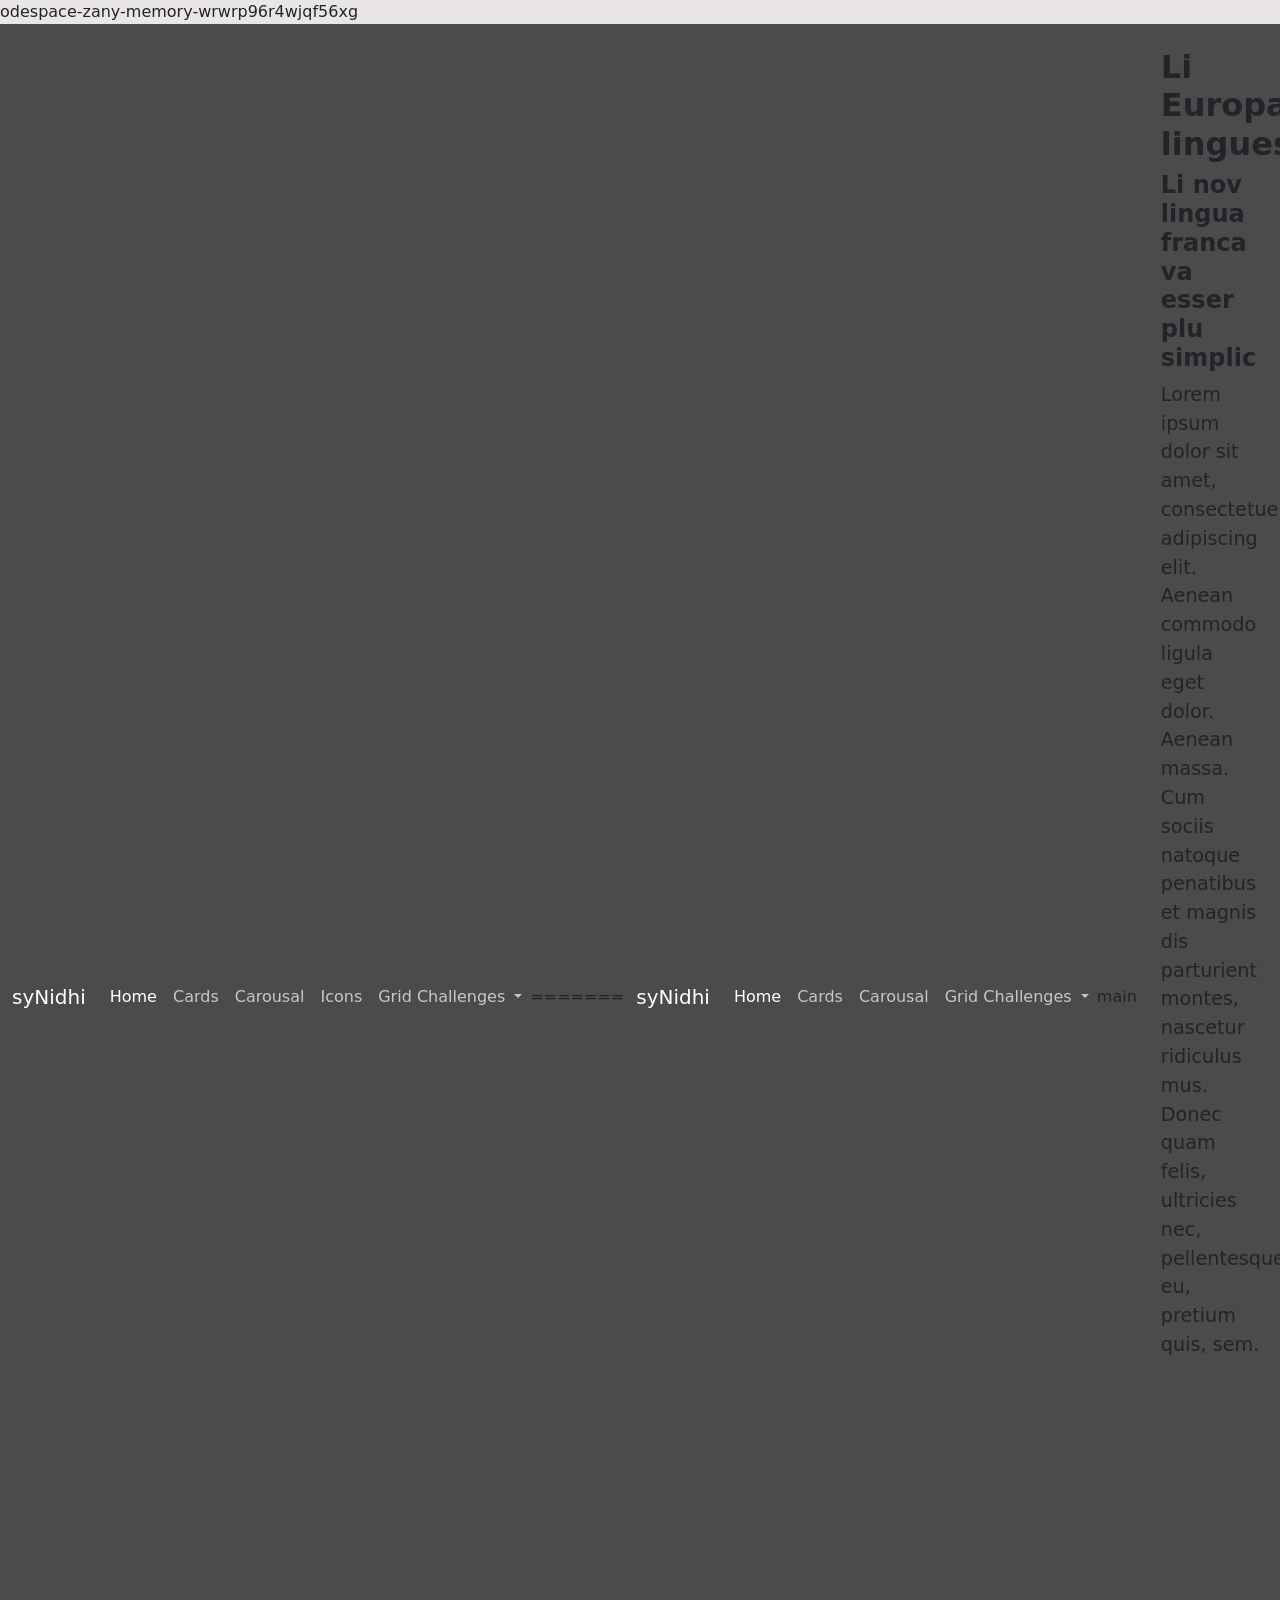
<file: index.html>
<!doctype html>
<html lang="en">

odespace-zany-memory-wrwrp96r4wjqf56xg
  <body>
    <nav class="navbar navbar-expand-lg bg-body-tertiary sticky-top">
  <div class="container-fluid">
    <a class="navbar-brand" href="#">syNidhi</a>
    <button class="navbar-toggler" type="button" data-bs-toggle="collapse" data-bs-target="#navbarNavDropdown" aria-controls="navbarNavDropdown" aria-expanded="false" aria-label="Toggle navigation">
      <span class="navbar-toggler-icon"></span>
    </button>
    <div class="collapse navbar-collapse" id="navbarNavDropdown">
      <ul class="navbar-nav">
        <li class="nav-item">
          <a class="nav-link active" aria-current="page" href="#">Home</a>
        </li>
        <li class="nav-item">
          <a class="nav-link" href="subPages/cards.html">Cards</a>
        </li>
        <li class="nav-item">
          <a class="nav-link" href="subPages/carousal.html">Carousal</a>
        </li>
        <li class="nav-item">
          <a class="nav-link" href="subPages/icons.html">Icons</a>
        </li>
        <li class="nav-item dropdown">
          <a class="nav-link dropdown-toggle" href="#" role="button" data-bs-toggle="dropdown" aria-expanded="false">
            Grid Challenges
          </a>
          <ul class="dropdown-menu">
            <li> <a class="dropdown-item" href="gridChallenges/gridChallenge-1.html">Grid Challenge 1</a> </li>
            <li> <a class="dropdown-item" href="gridChallenges/gridChallenge-2.html">Grid Challenge 2</a> </li>
            <li> <a class="dropdown-item" href="gridChallenges/gridChallenge-3.html">Grid Challenge 3</a> </li>
          </ul>
        </li>
      </ul>
=======
<head>
  <meta charset="utf-8">
  <meta name="viewport" content="width=device-width, initial-scale=1">
  <title>Nidhi Bootstrap Homework</title>
  <!-- CSS stylesheets -->
  <link href="https://cdn.jsdelivr.net/npm/bootstrap@5.3.8/dist/css/bootstrap.min.css" rel="stylesheet"
    integrity="sha384-sRIl4kxILFvY47J16cr9ZwB07vP4J8+LH7qKQnuqkuIAvNWLzeN8tE5YBujZqJLB" crossorigin="anonymous">
  <link rel="stylesheet" href="css/homework.css">
  <!-- Google Fonts -->
</head>

<body>
  <nav class="navbar navbar-expand-lg bg-body-tertiary sticky-top">
    <div class="container-fluid">
      <a class="navbar-brand" href="#">syNidhi</a>
      <button class="navbar-toggler" type="button" data-bs-toggle="collapse" data-bs-target="#navbarNavDropdown"
        aria-controls="navbarNavDropdown" aria-expanded="false" aria-label="Toggle navigation">
        <span class="navbar-toggler-icon"></span>
      </button>
      <div class="collapse navbar-collapse" id="navbarNavDropdown">
        <ul class="navbar-nav">
          <li class="nav-item">
            <a class="nav-link active" aria-current="page" href="#">Home</a>
          </li>
          <li class="nav-item">
            <a class="nav-link" href="subPages/cards.html">Cards</a>
          </li>
          <li class="nav-item">
            <a class="nav-link" href="subPages/carousal.html">Carousal</a>
          </li>
          <li class="nav-item dropdown">
            <a class="nav-link dropdown-toggle" href="#" role="button" data-bs-toggle="dropdown" aria-expanded="false">
              Grid Challenges
            </a>
            <ul class="dropdown-menu">
              <li> <a class="dropdown-item" href="gridChallenges/gridChallenge-1.html">Grid Challenge 1</a> </li>
              <li> <a class="dropdown-item" href="gridChallenges/gridChallenge-2.html">Grid Challenge 2</a> </li>
              <li> <a class="dropdown-item" href="gridChallenges/gridChallenge-3.html">Grid Challenge 3</a> </li>
            </ul>
          </li>
        </ul>
      </div>
main
    </div>
  </nav>


  <div class="container-lg">
    <div class="row pt-3">
      <div class="col-lg-6 col-sm-12">
        <h1>Li Europan lingues</h1>
        <h2>Li nov lingua franca va esser plu simplic</h2>
        <p>
          Lorem ipsum dolor sit amet, consectetuer adipiscing elit. Aenean commodo ligula eget dolor. Aenean massa. Cum
          sociis natoque penatibus et magnis dis parturient montes, nascetur ridiculus mus. Donec quam felis, ultricies
          nec, pellentesque eu, pretium quis, sem.
        </p>
      </div>
      <div class="col-lg-6 col-sm-12">
        <h1>Consonantia</h1>
        <h2>Omnicos directe al desirabilite de un nov lingua franca</h2>
        <p>
          Nulla consequat massa quis enim. Donec pede justo, fringilla vel, aliquet nec, vulputate eget, arcu. In enim
          justo, rhoncus ut, imperdiet a, venenatis vitae, justo. Nullam dictum felis eu pede mollis pretium. Integer
          tincidunt. Cras dapibus. Vivamus elementum semper nisi. Aenean vulputate eleifend tellus. Aenean leo ligula,
          porttitor eu, consequat vitae, eleifend ac, enim. Aliquam lorem ante, dapibus in, viverra quis, feugiat a.
        </p>
      </div>

    </div> <!-- Close row 1 -->
  </div> <!-- Close container-lg -->

  <footer class="footer-cy py-3 mx-5 border-top border-3">
    <p>
      copywrite Syamantaka Nidhi | <strong> Last Updated was on 13th April 2026 </strong> | email = samirich@depaul.edu
    </p>
  </footer>

  <script src="https://cdn.jsdelivr.net/npm/bootstrap@5.3.8/dist/js/bootstrap.bundle.min.js" integrity="sha384-..."
    crossorigin="anonymous"></script>
</body>

</html>
</file>
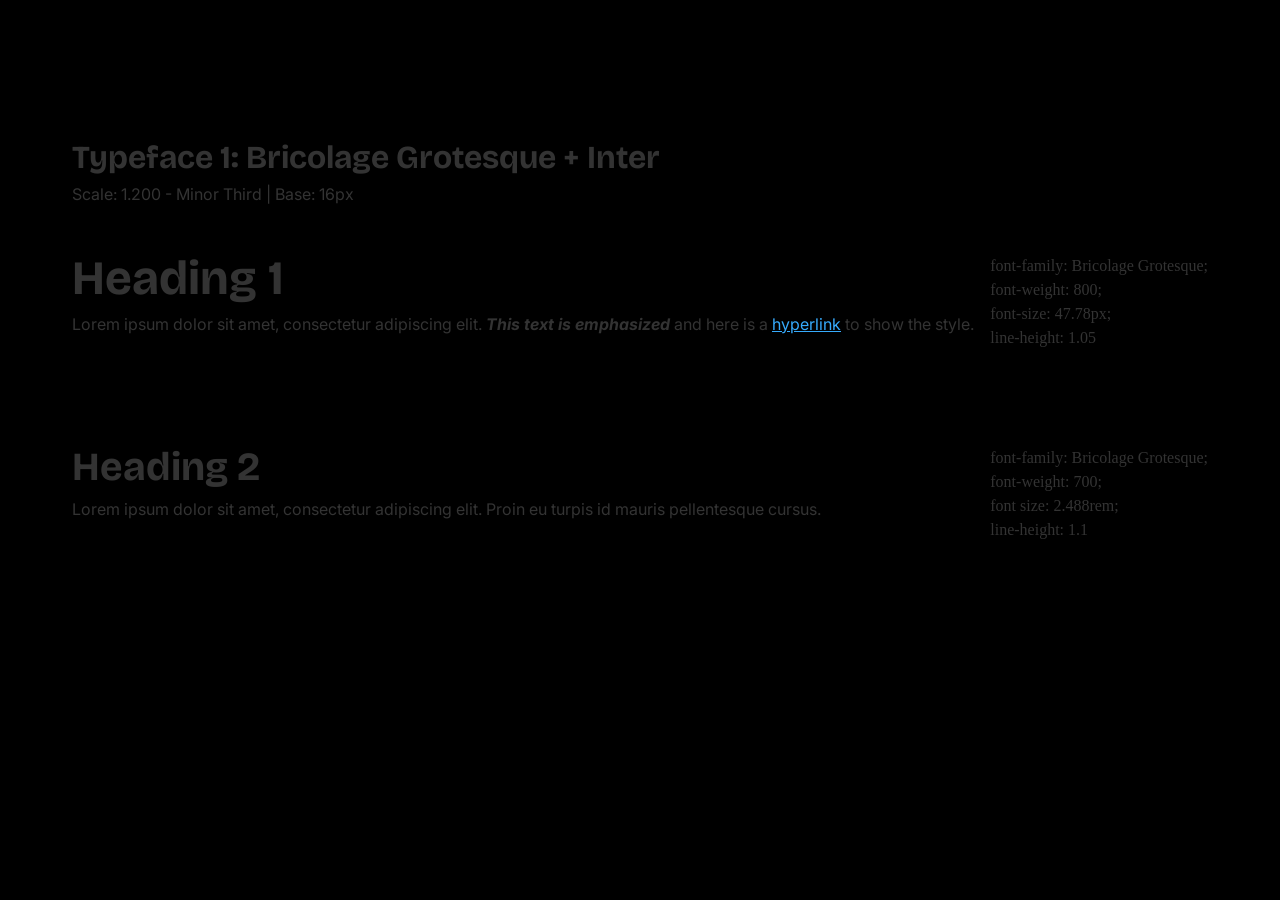
<file: pair1.html>
<!-- <!DOCTYPE html>
<html lang="en">
<head>
    <link rel="stylesheet" href="/css/style.css">
    <style>
        h1 { font-family: var(--font-heading-2); font-size: 2.5rem; }
        p { font-family: var(--font-body-2); }
    </style>
</head>
<body>
    <nav>
        <a href="/index.html" class="logo-link">
            <div class="logo" style="color: white;">ASNIDHI</div>
        </a>
        <ul class="nav-links">
            <li><a href="#">Pairing 1</a></li>
            <li><a href="/TypeHierarchies/Pair2.html">Pairing 2</a></li>
            <li><a href="/TypeHierarchies/Pair3.html">Pairing 3</a></li>
        </ul>
    </nav>
    <main>
        <section class="placeholder-section">
            <h1>Heading Placeholder (Pairing 1)</h1>
            <p>Body text placeholder for Modern Geometric pairing.</p>
        </section>
    </main>
    </body>
</html> -->

<!-- <!DOCTYPE html>
<html lang="en">
<head>
    <link rel="stylesheet" href="/css/style.css">
    <link href="https://fonts.googleapis.com/css2?family=Bricolage+Grotesque:wght@700&family=Inter:wght@400;700&display=swap" rel="stylesheet">
    <style>
        .h1, .h2, .h3, .h4, .h5, .h6 { font-family: 'Bricolage Grotesque', sans-serif; }
        .p, .type-example p, .hyperlink { font-family: 'Inter', sans-serif; }
    </style>
</head>
<body>
    <nav>
        <a href="/index.html" class="logo-link">ASNIDHI</a>
        <ul class="nav-links">
            <li><a href="#">Bricolage & Inter</a></li>
            <li><a href="/TypeHierarchies/Pair2.html">Playfair & Montserrat</a></li>
            <li><a href="/TypeHierarchies/Pair3.html">Courier & Nunito</a></li>
        </ul>
    </nav>
    <main>
        <div class="pairing-header">
            <h1 class="p1-h1">Bricolage Grotesque & Inter</h1>
            <p class="p">Scale: 1.2000 Minor Third | Base: 16px</p>
        </div>

        <div class="type-row">
            <div class="type-example">
                <h1 class="p1-h1">Heading 1</h1>
                <p class="p">Lorem ipsum dolor sit amet. <span class="emphasized">Emphasized text</span> and a <a href="#" class="hyperlink">hyperlink</a>.</p>
            </div>
            <div class="type-metadata">
                font-family: 'Bricolage Grotesque';<br>font-size: 47.78px / 2.986rem;<br>weight: 700;
            </div>
        </div>

        <div class="type-row">
            <div class="type-example">
                <h2 class="p1-h2">Heading 2</h2>
                <p class="p">Lorem ipsum dolor sit amet consectetur.</p>
            </div>
            <div class="type-metadata">
                font-family: 'Bricolage Grotesque';<br>font-size: 39.81px / 2.488rem;<br>weight: 700;
            </div>
        </div>

        <div class="type-row">
            <div class="type-example">
                <h3 class="h3">Heading 3</h3>
                <p class="p">Lorem ipsum dolor sit amet.</p>
            </div>
            <div class="type-metadata">
                font-family: 'Bricolage Grotesque';<br>font-size: 33.18px / 2.074rem;<br>weight: 600;
            </div>
        </div>

        <div class="type-row">
            <div class="type-example">
                <h4 class="h4">Heading 4</h4>
                <p class="p">Lorem ipsum dolor sit amet.</p>
            </div>
            <div class="type-metadata">
                font-family: 'Bricolage Grotesque';<br>font-size: 27.65px / 1.728rem;<br>weight: 600;
            </div>
        </div>

        <div class="type-row">
            <div class="type-example">
                <h5 class="h5">Heading 5</h5>
                <p class="p">Lorem ipsum dolor sit amet.</p>
            </div>
            <div class="type-metadata">
                font-family: 'Bricolage Grotesque';<br>font-size: 23.04px / 1.440rem;<br>weight: 500;
            </div>
        </div>

        <div class="type-row">
            <div class="type-example">
                <h6 class="h6">Heading 6</h6>
                <p class="p">Lorem ipsum dolor sit amet.</p>
            </div>
            <div class="type-metadata">
                font-family: 'Bricolage Grotesque';<br>font-size: 19.20px / 1.200rem;<br>weight: 500;
            </div>
        </div>

        <div class="type-row">
            <div class="type-example">
                <p class="p">Body</p>
                <p class="p">Lorem ipsum dolor sit amet.</p>
            </div>
            <div class="type-metadata">
                font-family: 'Inter';<br>font-size: 16px / 1.00rem;<br>weight: 400;
            </div>
        </div>

        <div class="type-row">
            <div class="type-example">
               <p> <span class="emphasized">Emphasized text</span> and a <a href="#" class="hyperlink">hyperlink</a> </p>
            </div>
            <div class="type-metadata">
                font-family: 'Bricolage Grotesque';<br>font-size: 16px / 1.00rem;<br>weight: 700;
            </div>
        </div>

    </main>
    <footer>
        <p>Syamantaka Nidhi</p>
    </footer>
</body>
</html> -->




<!DOCTYPE html>
<html lang="en">
<head>
    <meta charset="UTF-8">
    <title>Pairing 1: Bricolage & Inter</title>
    <link rel="stylesheet" href="/css/style.css">
    <link href="https://fonts.googleapis.com/css2?family=Bricolage+Grotesque:wght@300;500;600;700;800&family=Inter:ital,wght@0,400;0,700;1,400&family=Montserrat:wght@700&display=swap" rel="stylesheet">
</head>
<body>
    <nav>
        <a href="index.html" class="logo-link">stevieT.O.</a>
        <ul class="nav-links">
            <li><a href="index.html">Bricolage & Inter</a></li>
            <li><a href="pairing2.html">Playfair & Montserrat</a></li>
            <li><a href="pairing3.html">Courier & Nunito</a></li>
        </ul>
    </nav>
    <main>
        <header class="header-block">
            <h1 style="font-family: 'Bricolage Grotesque'; font-size: 2rem;">Typeface 1: Bricolage Grotesque + Inter</h1>
            <p class="p1-body">Scale: 1.200 - Minor Third | Base: 16px</p>
        </header>

        <div class="type-row">
            <div class="content-side">
                <h1 class="p1-h1" style="font-family: 'Bricolage Grotesque';">Heading 1</h1>
                <p class="p1-body">Lorem ipsum dolor sit amet, consectetur adipiscing elit. <span class="emphasized">This text is emphasized</span> and here is a <a href="#" class="hyperlink">hyperlink</a> to show the style.</p>
            </div>
            <div class="meta-side">
                font-family: Bricolage Grotesque;<br>font-weight: 800;<br>font-size: 47.78px;<br>line-height: 1.05
            </div>
        </div>

        <div class="type-row">
            <div class="content-side">
                <h2 class="p1-h2" style="font-family: 'Bricolage Grotesque';">Heading 2</h2>
                <p class="p1-body">Lorem ipsum dolor sit amet, consectetur adipiscing elit. Proin eu turpis id mauris pellentesque cursus.</p>
            </div>
            <div class="meta-side">
                font-family: Bricolage Grotesque;<br>font-weight: 700;<br>font size: 2.488rem;<br> line-height: 1.1
</file>
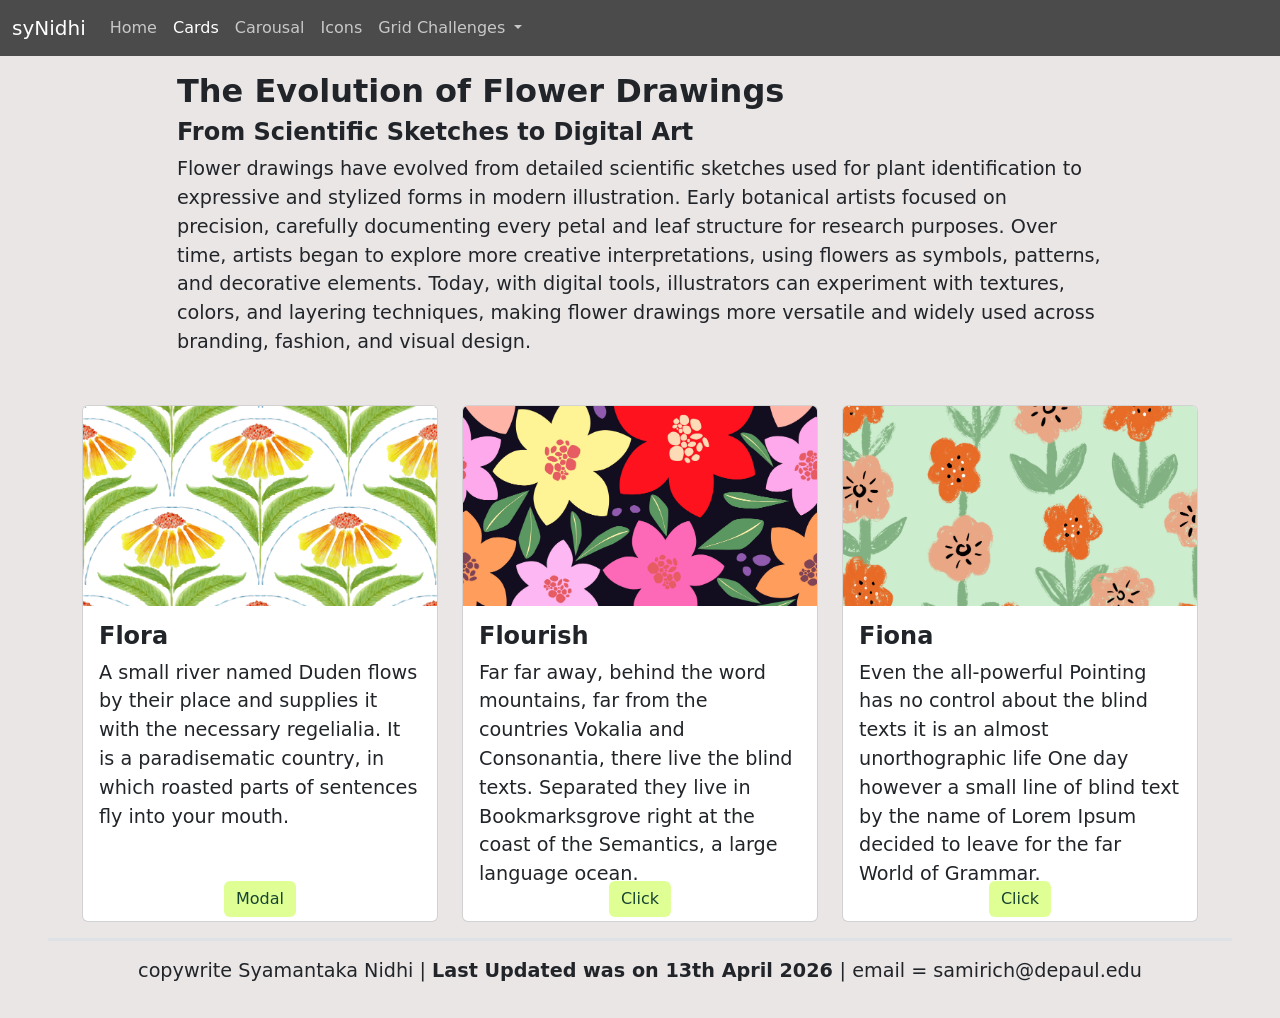
<file: subPages/cards.html>
<!doctype html>
<html lang="en">
  <head>
    <meta charset="utf-8">
    <meta name="viewport" content="width=device-width, initial-scale=1">
    <title>Nidhi Bootstrap Homework - Cards</title>
    <!-- CSS stylesheets -->
    <link href="https://cdn.jsdelivr.net/npm/bootstrap@5.3.8/dist/css/bootstrap.min.css" rel="stylesheet" integrity="sha384-sRIl4kxILFvY47J16cr9ZwB07vP4J8+LH7qKQnuqkuIAvNWLzeN8tE5YBujZqJLB" crossorigin="anonymous">
    <link rel="stylesheet" href = "../css/homework.css">
    <!-- Google Fonts -->
  </head>

  <body>
    <nav class="navbar navbar-expand-lg bg-body-tertiary sticky-top">
  <div class="container-fluid">
    <a class="navbar-brand" href="../index.html">syNidhi</a>
    <button class="navbar-toggler" type="button" data-bs-toggle="collapse" data-bs-target="#navbarNavDropdown" aria-controls="navbarNavDropdown" aria-expanded="false" aria-label="Toggle navigation">
      <span class="navbar-toggler-icon"></span>
    </button>
    <div class="collapse navbar-collapse" id="navbarNavDropdown">
      <ul class="navbar-nav">
        <li class="nav-item">
          <a class="nav-link" href="../index.html">Home</a>
        </li>
        <li class="nav-item">
          <a class="nav-link active" aria-current="page" href="#">Cards</a>
        </li>
        <li class="nav-item">
          <a class="nav-link" href="carousal.html">Carousal</a>
        </li>
        <li class="nav-item">
          <a class="nav-link" aria-current="page" href="icons.html">Icons</a>
        </li>
        <li class="nav-item dropdown">
          <a class="nav-link dropdown-toggle" href="#" role="button" data-bs-toggle="dropdown" aria-expanded="false">
            Grid Challenges
          </a>
          <ul class="dropdown-menu">
            <li> <a class="dropdown-item" href="../gridChallenges/gridChallenge-1.html">Grid Challenge 1</a> </li>
            <li> <a class="dropdown-item" href="../gridChallenges/gridChallenge-2.html">Grid Challenge 2</a> </li>
            <li> <a class="dropdown-item" href="../gridChallenges/gridChallenge-3.html">Grid Challenge 3</a> </li>
          </ul>
        </li>
      </ul>
    </div>
  </div>
</nav>


<div class="container-lg">
  <div class="row pt-3">
    <div class = "col-1"></div>
    <div class="col-10"> 
      <h1>
        The Evolution of Flower Drawings
      </h1>
      <h2>
        From Scientific Sketches to Digital Art
      </h2>
      <p>
      Flower drawings have evolved from detailed scientific sketches used for plant identification to expressive and stylized forms in modern illustration. Early botanical artists focused on precision, carefully documenting every petal and leaf structure for research purposes. Over time, artists began to explore more creative interpretations, using flowers as symbols, patterns, and decorative elements. Today, with digital tools, illustrators can experiment with textures, colors, and layering techniques, making flower drawings more versatile and widely used across branding, fashion, and visual design.    </div>
    <div class = "col-1"></div>
 </div> <!-- Close row 1 -->

<div class="row pt-3"> 
  <div class = "col-lg-4 col-sm-12 py-3">
    <div class="card h-100">
      <img src="../imgs/Placeholder-1.jpg" 
          class="card-img-top" 
          alt="Beautiful yellow watercolor flower pattern">
      <div class="card-body">
            <h2 class="card-title">Flora</h2>
            <p class="card-text">
              A small river named Duden flows by their place and supplies it with the necessary regelialia. It is a paradisematic country, in which roasted parts of sentences fly into your mouth.
            </p>
        
            <a href="#" class="btn btn-primary position-absolute bottom-0 start-50 translate-middle-x mb-1" data-bs-toggle="modal" data-bs-target="#Movie1">Modal</a>
      </div>
    </div>

    <!-- Modal -->
      <div class="modal fade" id="Movie1" tabindex="-1" aria-labelledby="exampleModalLabel" aria-hidden="true">
        <div class="modal-dialog">
          <div class="modal-content">
            <div class="modal-header">
              <h2 class="modal-title fs-5" id="Movie1Label">Modal Title</h2>
              <!-- <button type="button" class="btn-close" data-bs-dismiss="modal" aria-label="Close"></button> -->
            </div>
            <div class="modal-body text-center">
              <video controls width = "400" height="240">
                <source src="../imgs/PlaceholderVideo1.mp4" type="video/mp4">
                Your browser does not support the video tag.
            </div>
            <div class="modal-footer">
              <button type="button" class="btn btn-secondary" data-bs-dismiss="modal">Close</button>
              <button type="button" class="btn btn-primary">Save changes</button>
            </div>
          </div>
        </div>
      </div>
<!-- Close Modal -->

  </div> <!-- Close col -->

    <div class = "col-lg-4 col-md-12 py-3">
    <div class="card h-100">
      <img src="../imgs/Placeholder-2.jpg" 
          class="card-img-top" 
          alt="hand drawn vibrant flower pattern">
      <div class="card-body">
          <h2 class="card-title">Flourish</h2>
          <p class="card-text">
            Far far away, behind the word mountains, far from the countries Vokalia and Consonantia, there live the blind texts. Separated they live in Bookmarksgrove right at the coast of the Semantics, a large language ocean.
          </p>
          <a href="#" class="btn btn-primary position-absolute bottom-0 start-50 translate-middle-x mb-1">Click</a>
      </div>
    </div>
  </div> <!-- Close col -->

    <div class = "col-lg-4 col-md-12 py-3">
    <div class="card h-100">
      <img src="../imgs/Placeholder-3.jpg" 
          class="card-img-top" 
          alt="oil pastel flower pattern">
      <div class="card-body">
          <h2 class="card-title">Fiona</h2>
          <p class="card-text">
            Even the all-powerful Pointing has no control about the blind texts it is an almost unorthographic life One day however a small line of blind text by the name of Lorem Ipsum decided to leave for the far World of Grammar.
          </p>
          <a href="#" class="btn btn-primary position-absolute bottom-0 start-50 translate-middle-x mb-1">Click</a>
      </div>
    </div>
  </div> <!-- Close col -->
</div> <!-- Close row with cards -->

</div> <!-- Close container-lg -->

<footer class = "footer-cy py-3 mx-5 border-top border-3">  
  <p>
    copywrite Syamantaka Nidhi | <strong> Last Updated was on 13th April 2026 </strong> | email = samirich@depaul.edu 
  </p>
</footer>

  <script src="https://cdn.jsdelivr.net/npm/bootstrap@5.3.8/dist/js/bootstrap.bundle.min.js" integrity="sha384-..." crossorigin="anonymous"></script>
  </body>
</html>
</file>
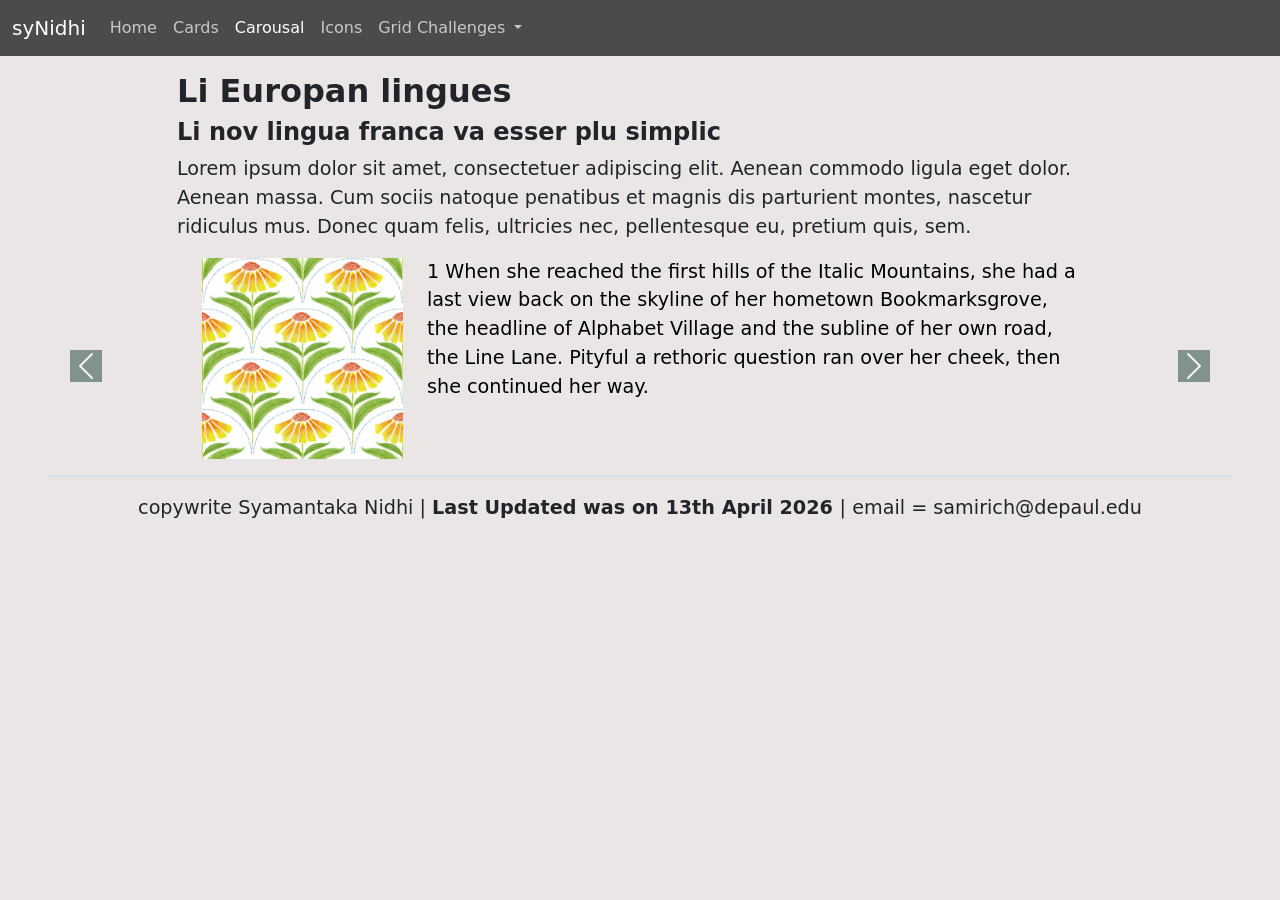
<file: subPages/carousal.html>
<!doctype html>
<html lang="en">
  <head>
    <meta charset="utf-8">
    <meta name="viewport" content="width=device-width, initial-scale=1">
    <title>Nidhi Bootstrap Homework - Carousal</title>
    <!-- CSS stylesheets -->
    <link href="https://cdn.jsdelivr.net/npm/bootstrap@5.3.8/dist/css/bootstrap.min.css" rel="stylesheet" integrity="sha384-sRIl4kxILFvY47J16cr9ZwB07vP4J8+LH7qKQnuqkuIAvNWLzeN8tE5YBujZqJLB" crossorigin="anonymous">
    <link rel="stylesheet" href = "../css/homework.css">
    <!-- Google Fonts -->
  </head>

  <body>
    <nav class="navbar navbar-expand-lg bg-body-tertiary sticky-top">
  <div class="container-fluid">
    <a class="navbar-brand" href="../index.html">syNidhi</a>
    <button class="navbar-toggler" type="button" data-bs-toggle="collapse" data-bs-target="#navbarNavDropdown" aria-controls="navbarNavDropdown" aria-expanded="false" aria-label="Toggle navigation">
      <span class="navbar-toggler-icon"></span>
    </button>
    <div class="collapse navbar-collapse" id="navbarNavDropdown">
      <ul class="navbar-nav">
        <li class="nav-item">
          <a class="nav-link" href="../index.html">Home</a>
        </li>
        <li class="nav-item">
          <a class="nav-link" aria-current="page" href="cards.html">Cards</a>
        </li>
        <li class="nav-item">
          <a class="nav-link active" href="#">Carousal</a>
        </li>
        <li class="nav-item">
          <a class="nav-link" aria-current="page" href="icons.html">Icons</a>
        </li>
        <li class="nav-item dropdown">
          <a class="nav-link dropdown-toggle" href="#" role="button" data-bs-toggle="dropdown" aria-expanded="false">
            Grid Challenges
          </a>
          <ul class="dropdown-menu">
            <li> <a class="dropdown-item" href="../gridChallenges/gridChallenge-1.html">Grid Challenge 1</a> </li>
            <li> <a class="dropdown-item" href="../gridChallenges/gridChallenge-2.html">Grid Challenge 2</a> </li>
            <li> <a class="dropdown-item" href="../gridChallenges/gridChallenge-3.html">Grid Challenge 3</a> </li>
          </ul>
        </li>
      </ul>
    </div>
  </div>
</nav>


<div class="container-lg">
  <div class="row pt-3">
    <div class = "col-1"></div>
    <div class="col-10"> 
      <h1>Li Europan lingues</h1>
      <h2>Li nov lingua franca va esser plu simplic</h2>
      <p>
        Lorem ipsum dolor sit amet, consectetuer adipiscing elit. Aenean commodo ligula eget dolor. Aenean massa. Cum sociis natoque penatibus et magnis dis parturient montes, nascetur ridiculus mus. Donec quam felis, ultricies nec, pellentesque eu, pretium quis, sem. 
      </p> 
    </div>
    <div class = "col-1"></div>
 </div> <!-- Close row 1 -->

<div class = "row">
    <div id="carouselExample" 
        class="carousel slide">
    <div class="carousel-inner">
      <div class="carousel-item active">
        <div class = "row carousal-padding pb-3">
            <div class = "col-lg-3 col-md-12"> 
             <img src="../imgs/Placeholder-1.jpg" class="d-block w-100" alt="Flowers">
            </div>
            <div class = "col-lg-9 col-md-12"> 
              <p>
                1 When she reached the first hills of the Italic Mountains, she had a last view back on the skyline of her hometown Bookmarksgrove, the headline of Alphabet Village and the subline of her own road, the Line Lane. Pityful a rethoric question ran over her cheek, then she continued her way.
              </p>
            </div>
        </div> <!-- Close row 1-carousal -->
      </div>

      <div class="carousel-item">
        <div class = "row carousal-padding pb-3">
            <div class = "col-lg-3 col-md-12"> 
             <img src="../imgs/Placeholder-1.jpg" class="d-block w-100" alt="Flowers">
            </div>
            <div class = "col-lg-9 col-md-12"> 
              <p>
                2 When she reached the first hills of the Italic Mountains, she had a last view back on the skyline of her hometown Bookmarksgrove, the headline of Alphabet Village and the subline of her own road, the Line Lane. Pityful a rethoric question ran over her cheek, then she continued her way.
              </p>
            </div>
        </div> <!-- Close row 1-carousal -->
      </div>

      <div class="carousel-item">
        <div class = "row carousal-padding pb-3">
            <div class = "col-lg-3 col-md-12"> 
             <img src="../imgs/Placeholder-1.jpg" class="d-block w-100" alt="Flowers">
            </div>
            <div class = "col-lg-9 col-md-12"> 
              <p>
                3 When she reached the first hills of the Italic Mountains, she had a last view back on the skyline of her hometown Bookmarksgrove, the headline of Alphabet Village and the subline of her own road, the Line Lane. Pityful a rethoric question ran over her cheek, then she continued her way.
              </p>
            </div>
        </div> <!-- Close row 1-carousal -->
      </div>
    </div>
    <button class="carousel-control-prev" type="button" data-bs-target="#carouselExample" data-bs-slide="prev">
      <span class="carousel-control-prev-icon" aria-hidden="true"></span>
      <span class="visually-hidden">Previous</span>
    </button>
    <button class="carousel-control-next" type="button" data-bs-target="#carouselExample" data-bs-slide="next">
      <span class="carousel-control-next-icon" aria-hidden="true"></span>
      <span class="visually-hidden">Next</span>
    </button>
  </div>
</div>


</div> <!-- Close container-lg -->

<footer class = "footer-cy py-3 mx-5 border-top border-3">  
  <p>
    copywrite Syamantaka Nidhi | <strong> Last Updated was on 13th April 2026 </strong> | email = samirich@depaul.edu 
  </p>
</footer>

  <script src="https://cdn.jsdelivr.net/npm/bootstrap@5.3.8/dist/js/bootstrap.bundle.min.js" integrity="sha384-..." crossorigin="anonymous"></script>
  </body>
</html>
</file>
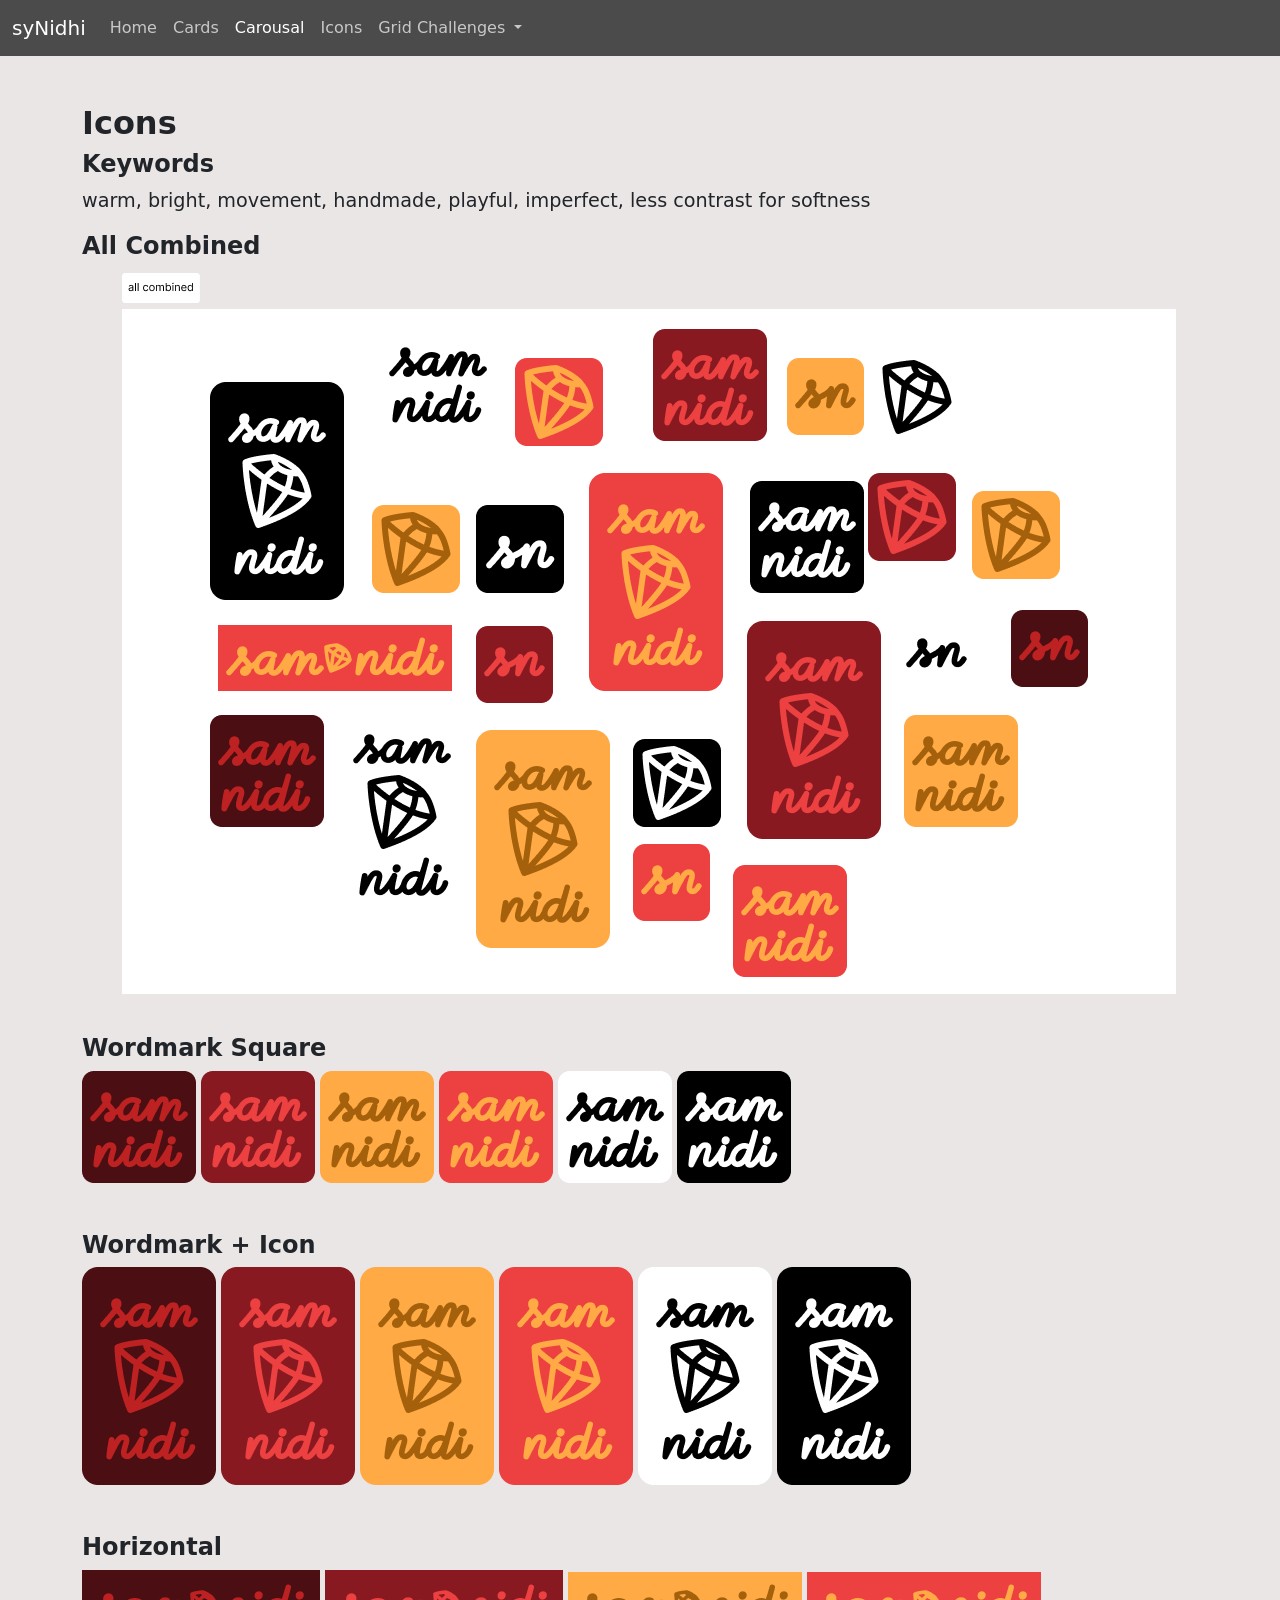
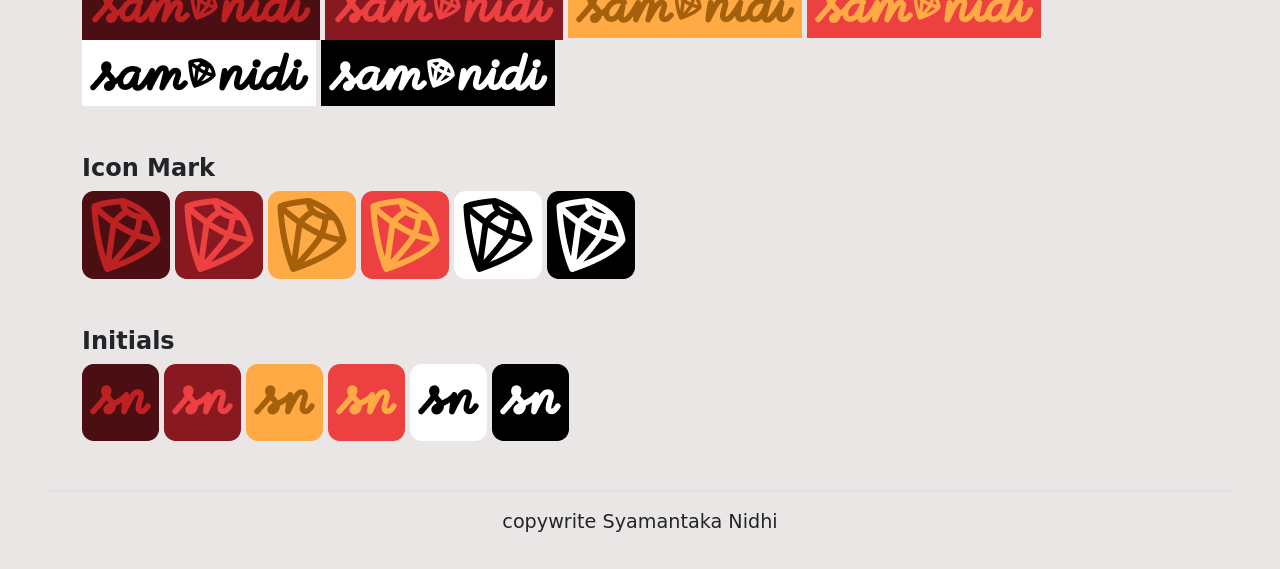
<file: subPages/icons.html>
<!DOCTYPE html>
<html lang="en">
<head>
    <meta charset="utf-8">
    <meta name="viewport" content="width=device-width, initial-scale=1">
    <title>Nidhi Bootstrap Homework - Carousal</title>
    <!-- CSS stylesheets -->
    <link href="https://cdn.jsdelivr.net/npm/bootstrap@5.3.8/dist/css/bootstrap.min.css" rel="stylesheet" integrity="sha384-sRIl4kxILFvY47J16cr9ZwB07vP4J8+LH7qKQnuqkuIAvNWLzeN8tE5YBujZqJLB" crossorigin="anonymous">
    <link rel="stylesheet" href = "../css/homework.css">
    <!-- Google Fonts -->
  </head>
<body>
    <nav class="navbar navbar-expand-lg bg-body-tertiary sticky-top">
  <div class="container-fluid">
    <a class="navbar-brand" href="../index.html">syNidhi</a>
    <button class="navbar-toggler" type="button" data-bs-toggle="collapse" data-bs-target="#navbarNavDropdown" aria-controls="navbarNavDropdown" aria-expanded="false" aria-label="Toggle navigation">
      <span class="navbar-toggler-icon"></span>
    </button>
    <div class="collapse navbar-collapse" id="navbarNavDropdown">
      <ul class="navbar-nav">
        <li class="nav-item">
          <a class="nav-link" href="../index.html">Home</a>
        </li>
        <li class="nav-item">
          <a class="nav-link" aria-current="page" href="cards.html">Cards</a>
        </li>
        <li class="nav-item">
          <a class="nav-link active" href="carousal.html">Carousal</a>
        </li>
        <li class="nav-item">
          <a class="nav-link" aria-current="page" href="#">Icons</a>
        </li>
        <li class="nav-item dropdown">
          <a class="nav-link dropdown-toggle" href="#" role="button" data-bs-toggle="dropdown" aria-expanded="false">
            Grid Challenges
          </a>
          <ul class="dropdown-menu">
            <li> <a class="dropdown-item" href="../gridChallenges/gridChallenge-1.html">Grid Challenge 1</a> </li>
            <li> <a class="dropdown-item" href="../gridChallenges/gridChallenge-2.html">Grid Challenge 2</a> </li>
            <li> <a class="dropdown-item" href="../gridChallenges/gridChallenge-3.html">Grid Challenge 3</a> </li>
          </ul>
        </li>
      </ul>
    </div>
  </div>
</nav>
    <main class="container my-5">
        
        <h1>Icons</h1>

        <div class="all-combined">
            <h2>Keywords</h2>
            <p>warm, bright, movement, handmade, playful, imperfect, less contrast for softness</p>
        </div>

        <!-- All logos combined — centered -->
        <div class="all-combined">
            <h2>All Combined</h2>
            <img src="../images/icons/LOGOS /all combined.png" alt="All logos combined">
        </div>

        <!-- Section 1: Wordmark (Square) -->
        <div class="mb-5">
            <section>
            <h2>Wordmark Square</h2>
            <img src="../images/icons/LOGOS /wordmarksquare1.png" alt="Wordmark variant 1">
            <img src="../images/icons/LOGOS /wordmarksquare2.png" alt="Wordmark variant 2">
            <img src="../images/icons/LOGOS /wordmarksquare3.png" alt="Wordmark variant 3">
            <img src="../images/icons/LOGOS /wordmarksquare4.png" alt="Wordmark variant 4">
            <img src="../images/icons/LOGOS /wordmarksquare5.png" alt="Wordmark variant 5">
            <img src="../images/icons/LOGOS /wordmarksquare6.png" alt="Wordmark variant 6">
             </section>
        </div>
        

        <!-- Section 2: Wordmark + Icon (Portrait) -->
        <div class="mb-5">
        <section>
            <h2>Wordmark + Icon</h2>
            <img src="../images/icons/LOGOS /wordmarkportrait1.png" alt="Wordmark + icon variant 1">
            <img src="../images/icons/LOGOS /wordmarkportrait2.png" alt="Wordmark + icon variant 2">
            <img src="../images/icons/LOGOS /wordmarkportrait3.png" alt="Wordmark + icon variant 3">
            <img src="../images/icons/LOGOS /wordmarkportrait4.png" alt="Wordmark + icon variant 4">
            <img src="../images/icons/LOGOS /wordmarkportrait5.png" alt="Wordmark + icon variant 5">
            <img src="../images/icons/LOGOS /wordmarkportrait6.png" alt="Wordmark + icon variant 6">
        </section>
        </div>

        <!-- Section 3: Horizontal Lockup -->
        <div class="mb-5">
        <section>
            <h2>Horizontal</h2>
            <img src="../images/icons/LOGOS /horizontal1.png" alt="Horizontal lockup variant 1">
            <img src="../images/icons/LOGOS /horizontal2.png" alt="Horizontal lockup variant 2">
            <img src="../images/icons/LOGOS /horizontal3.png" alt="Horizontal lockup variant 3">
            <img src="../images/icons/LOGOS /horizontal4.png" alt="Horizontal lockup variant 4">
            <img src="../images/icons/LOGOS /horizontal5.png" alt="Horizontal lockup variant 5">
            <img src="../images/icons/LOGOS /horizontal6.png" alt="Horizontal lockup variant 6">
        </section>
        </div>

        <!-- Section 4: Icon Mark Only -->
        <div class="mb-5">
        <section>
            <h2>Icon Mark</h2>
            <img src="../images/icons/LOGOS /logo1.png" alt="Icon mark variant 1">
            <img src="../images/icons/LOGOS /logo2.png" alt="Icon mark variant 2">
            <img src="../images/icons/LOGOS /logo3.png" alt="Icon mark variant 3">
            <img src="../images/icons/LOGOS /logo4.png" alt="Icon mark variant 4">
            <img src="../images/icons/LOGOS /logo5.png" alt="Icon mark variant 5">
            <img src="../images/icons/LOGOS /logo6.png" alt="Icon mark variant 6">
        </section>
        </div>

        <!-- Section 5: Initials Mark -->
        <div class="mb-5">
        <section>
            <h2>Initials</h2>
            <img src="../images/icons/LOGOS /initials1.png" alt="Initials variant 1">
            <img src="../images/icons/LOGOS /initials2.png" alt="Initials variant 2">
            <img src="../images/icons/LOGOS /initials3.png" alt="Initials variant 3">
            <img src="../images/icons/LOGOS /initials4.png" alt="Initials variant 4">
            <img src="../images/icons/LOGOS /initials5.png" alt="Initials variant 5">
            <img src="../images/icons/LOGOS /initials6.png" alt="Initials variant 6">
        </section>
        </div>

    </main>
    <footer class="footer-cy py-3 mx-5 border-top border-3">
    <p>
      copywrite Syamantaka Nidhi
    </p>
  </footer>
</body>
</html>
</file>
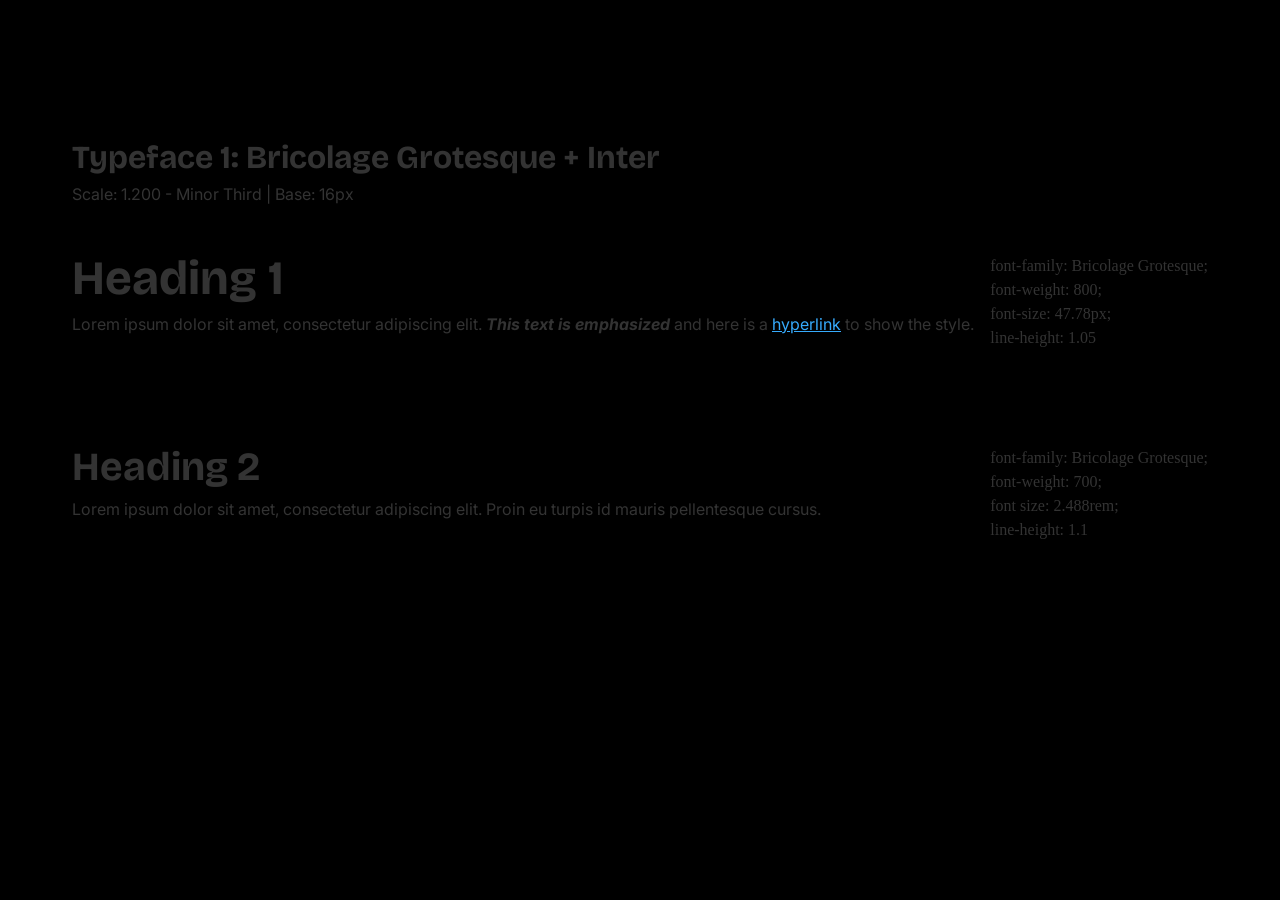
<file: TypeHierarchies/Pair1.html>
<!-- <!DOCTYPE html>
<html lang="en">
<head>
    <link rel="stylesheet" href="/css/style.css">
    <style>
        h1 { font-family: var(--font-heading-2); font-size: 2.5rem; }
        p { font-family: var(--font-body-2); }
    </style>
</head>
<body>
    <nav>
        <a href="/index.html" class="logo-link">
            <div class="logo" style="color: white;">ASNIDHI</div>
        </a>
        <ul class="nav-links">
            <li><a href="#">Pairing 1</a></li>
            <li><a href="/TypeHierarchies/Pair2.html">Pairing 2</a></li>
            <li><a href="/TypeHierarchies/Pair3.html">Pairing 3</a></li>
        </ul>
    </nav>
    <main>
        <section class="placeholder-section">
            <h1>Heading Placeholder (Pairing 1)</h1>
            <p>Body text placeholder for Modern Geometric pairing.</p>
        </section>
    </main>
    </body>
</html> -->

<!-- <!DOCTYPE html>
<html lang="en">
<head>
    <link rel="stylesheet" href="/css/style.css">
    <link href="https://fonts.googleapis.com/css2?family=Bricolage+Grotesque:wght@700&family=Inter:wght@400;700&display=swap" rel="stylesheet">
    <style>
        .h1, .h2, .h3, .h4, .h5, .h6 { font-family: 'Bricolage Grotesque', sans-serif; }
        .p, .type-example p, .hyperlink { font-family: 'Inter', sans-serif; }
    </style>
</head>
<body>
    <nav>
        <a href="/index.html" class="logo-link">ASNIDHI</a>
        <ul class="nav-links">
            <li><a href="#">Bricolage & Inter</a></li>
            <li><a href="/TypeHierarchies/Pair2.html">Playfair & Montserrat</a></li>
            <li><a href="/TypeHierarchies/Pair3.html">Courier & Nunito</a></li>
        </ul>
    </nav>
    <main>
        <div class="pairing-header">
            <h1 class="p1-h1">Bricolage Grotesque & Inter</h1>
            <p class="p">Scale: 1.2000 Minor Third | Base: 16px</p>
        </div>

        <div class="type-row">
            <div class="type-example">
                <h1 class="p1-h1">Heading 1</h1>
                <p class="p">Lorem ipsum dolor sit amet. <span class="emphasized">Emphasized text</span> and a <a href="#" class="hyperlink">hyperlink</a>.</p>
            </div>
            <div class="type-metadata">
                font-family: 'Bricolage Grotesque';<br>font-size: 47.78px / 2.986rem;<br>weight: 700;
            </div>
        </div>

        <div class="type-row">
            <div class="type-example">
                <h2 class="p1-h2">Heading 2</h2>
                <p class="p">Lorem ipsum dolor sit amet consectetur.</p>
            </div>
            <div class="type-metadata">
                font-family: 'Bricolage Grotesque';<br>font-size: 39.81px / 2.488rem;<br>weight: 700;
            </div>
        </div>

        <div class="type-row">
            <div class="type-example">
                <h3 class="h3">Heading 3</h3>
                <p class="p">Lorem ipsum dolor sit amet.</p>
            </div>
            <div class="type-metadata">
                font-family: 'Bricolage Grotesque';<br>font-size: 33.18px / 2.074rem;<br>weight: 600;
            </div>
        </div>

        <div class="type-row">
            <div class="type-example">
                <h4 class="h4">Heading 4</h4>
                <p class="p">Lorem ipsum dolor sit amet.</p>
            </div>
            <div class="type-metadata">
                font-family: 'Bricolage Grotesque';<br>font-size: 27.65px / 1.728rem;<br>weight: 600;
            </div>
        </div>

        <div class="type-row">
            <div class="type-example">
                <h5 class="h5">Heading 5</h5>
                <p class="p">Lorem ipsum dolor sit amet.</p>
            </div>
            <div class="type-metadata">
                font-family: 'Bricolage Grotesque';<br>font-size: 23.04px / 1.440rem;<br>weight: 500;
            </div>
        </div>

        <div class="type-row">
            <div class="type-example">
                <h6 class="h6">Heading 6</h6>
                <p class="p">Lorem ipsum dolor sit amet.</p>
            </div>
            <div class="type-metadata">
                font-family: 'Bricolage Grotesque';<br>font-size: 19.20px / 1.200rem;<br>weight: 500;
            </div>
        </div>

        <div class="type-row">
            <div class="type-example">
                <p class="p">Body</p>
                <p class="p">Lorem ipsum dolor sit amet.</p>
            </div>
            <div class="type-metadata">
                font-family: 'Inter';<br>font-size: 16px / 1.00rem;<br>weight: 400;
            </div>
        </div>

        <div class="type-row">
            <div class="type-example">
               <p> <span class="emphasized">Emphasized text</span> and a <a href="#" class="hyperlink">hyperlink</a> </p>
            </div>
            <div class="type-metadata">
                font-family: 'Bricolage Grotesque';<br>font-size: 16px / 1.00rem;<br>weight: 700;
            </div>
        </div>

    </main>
    <footer>
        <p>Syamantaka Nidhi</p>
    </footer>
</body>
</html> -->




<!DOCTYPE html>
<html lang="en">
<head>
    <meta charset="UTF-8">
    <title>Pairing 1: Bricolage & Inter</title>
    <link rel="stylesheet" href="/css/style.css">
    <link href="https://fonts.googleapis.com/css2?family=Bricolage+Grotesque:wght@300;500;600;700;800&family=Inter:ital,wght@0,400;0,700;1,400&family=Montserrat:wght@700&display=swap" rel="stylesheet">
</head>
<body>
    <nav>
        <a href="index.html" class="logo-link">stevieT.O.</a>
        <ul class="nav-links">
            <li><a href="index.html">Bricolage & Inter</a></li>
            <li><a href="pairing2.html">Playfair & Montserrat</a></li>
            <li><a href="pairing3.html">Courier & Nunito</a></li>
        </ul>
    </nav>
    <main>
        <header class="header-block">
            <h1 style="font-family: 'Bricolage Grotesque'; font-size: 2rem;">Typeface 1: Bricolage Grotesque + Inter</h1>
            <p class="p1-body">Scale: 1.200 - Minor Third | Base: 16px</p>
        </header>

        <div class="type-row">
            <div class="content-side">
                <h1 class="p1-h1" style="font-family: 'Bricolage Grotesque';">Heading 1</h1>
                <p class="p1-body">Lorem ipsum dolor sit amet, consectetur adipiscing elit. <span class="emphasized">This text is emphasized</span> and here is a <a href="#" class="hyperlink">hyperlink</a> to show the style.</p>
            </div>
            <div class="meta-side">
                font-family: Bricolage Grotesque;<br>font-weight: 800;<br>font-size: 47.78px;<br>line-height: 1.05
            </div>
        </div>

        <div class="type-row">
            <div class="content-side">
                <h2 class="p1-h2" style="font-family: 'Bricolage Grotesque';">Heading 2</h2>
                <p class="p1-body">Lorem ipsum dolor sit amet, consectetur adipiscing elit. Proin eu turpis id mauris pellentesque cursus.</p>
            </div>
            <div class="meta-side">
                font-family: Bricolage Grotesque;<br>font-weight: 700;<br>font size: 2.488rem;<br> line-height: 1.1
</file>
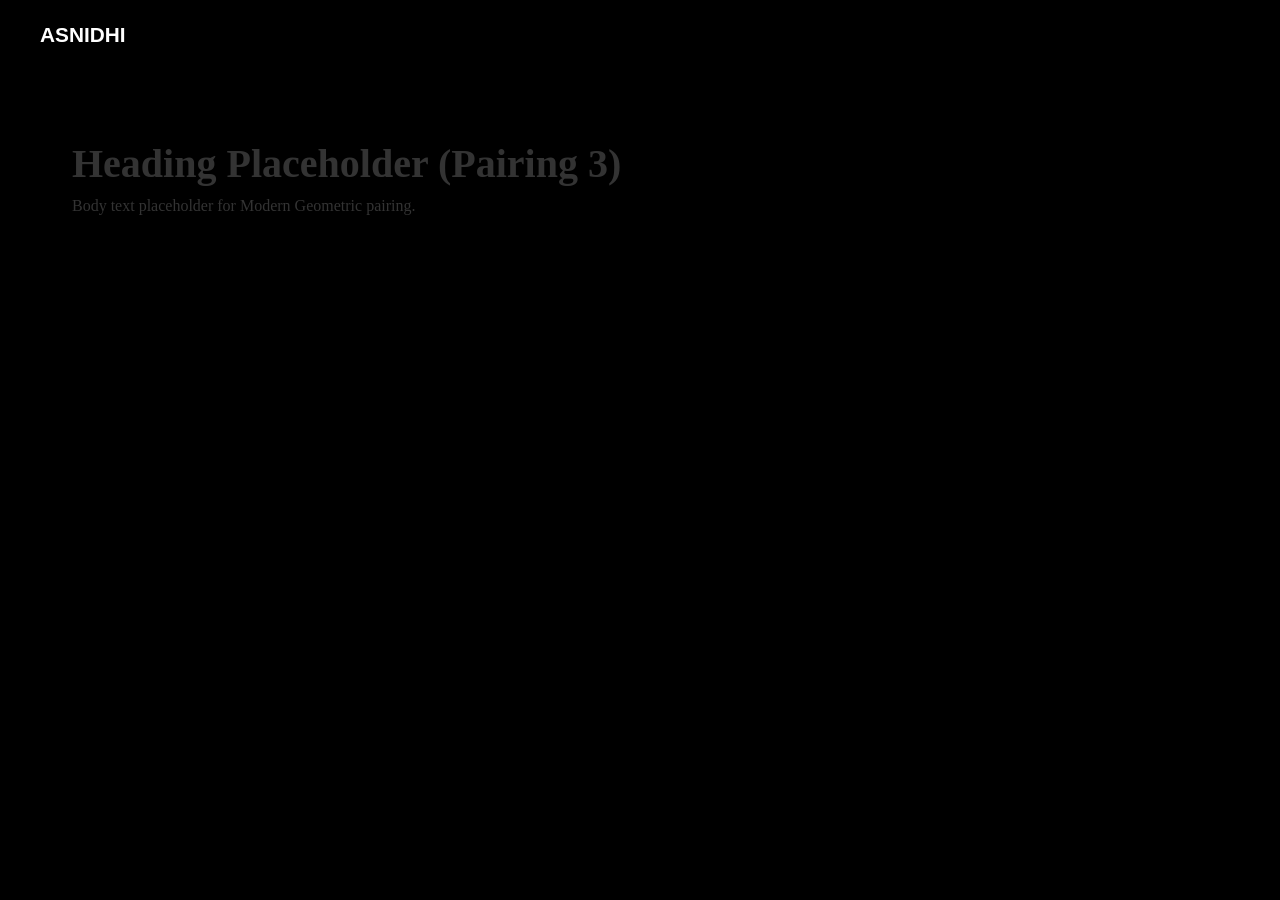
<file: TypeHierarchies/Pair2.html>
<!DOCTYPE html>
<html lang="en">
<head>
    <link rel="stylesheet" href="/css/style.css">
    <style>
        h1 { font-family: var(--font-heading-2); font-size: 2.5rem; }
        p { font-family: var(--font-body-2); }
    </style>
</head>
<body>
    <nav>
        <a href="/index.html" class="logo-link">
            <div class="logo" style="color: white;">ASNIDHI</div>
        </a>
        <ul class="nav-links">
            <li><a href="/TypeHierarchies/Pair1.html">Pairing 1</a></li>
            <li><a href="/TypeHierarchies/Pair2.html">Pairing 2</a></li>
            <li><a href="#">Pairing 3</a></li>
        </ul>
    </nav>
    <main>
        <section class="placeholder-section">
            <h1>Heading Placeholder (Pairing 3)</h1>
            <p>Body text placeholder for Modern Geometric pairing.</p>
        </section>
    </main>
    </body>
</html>
</file>
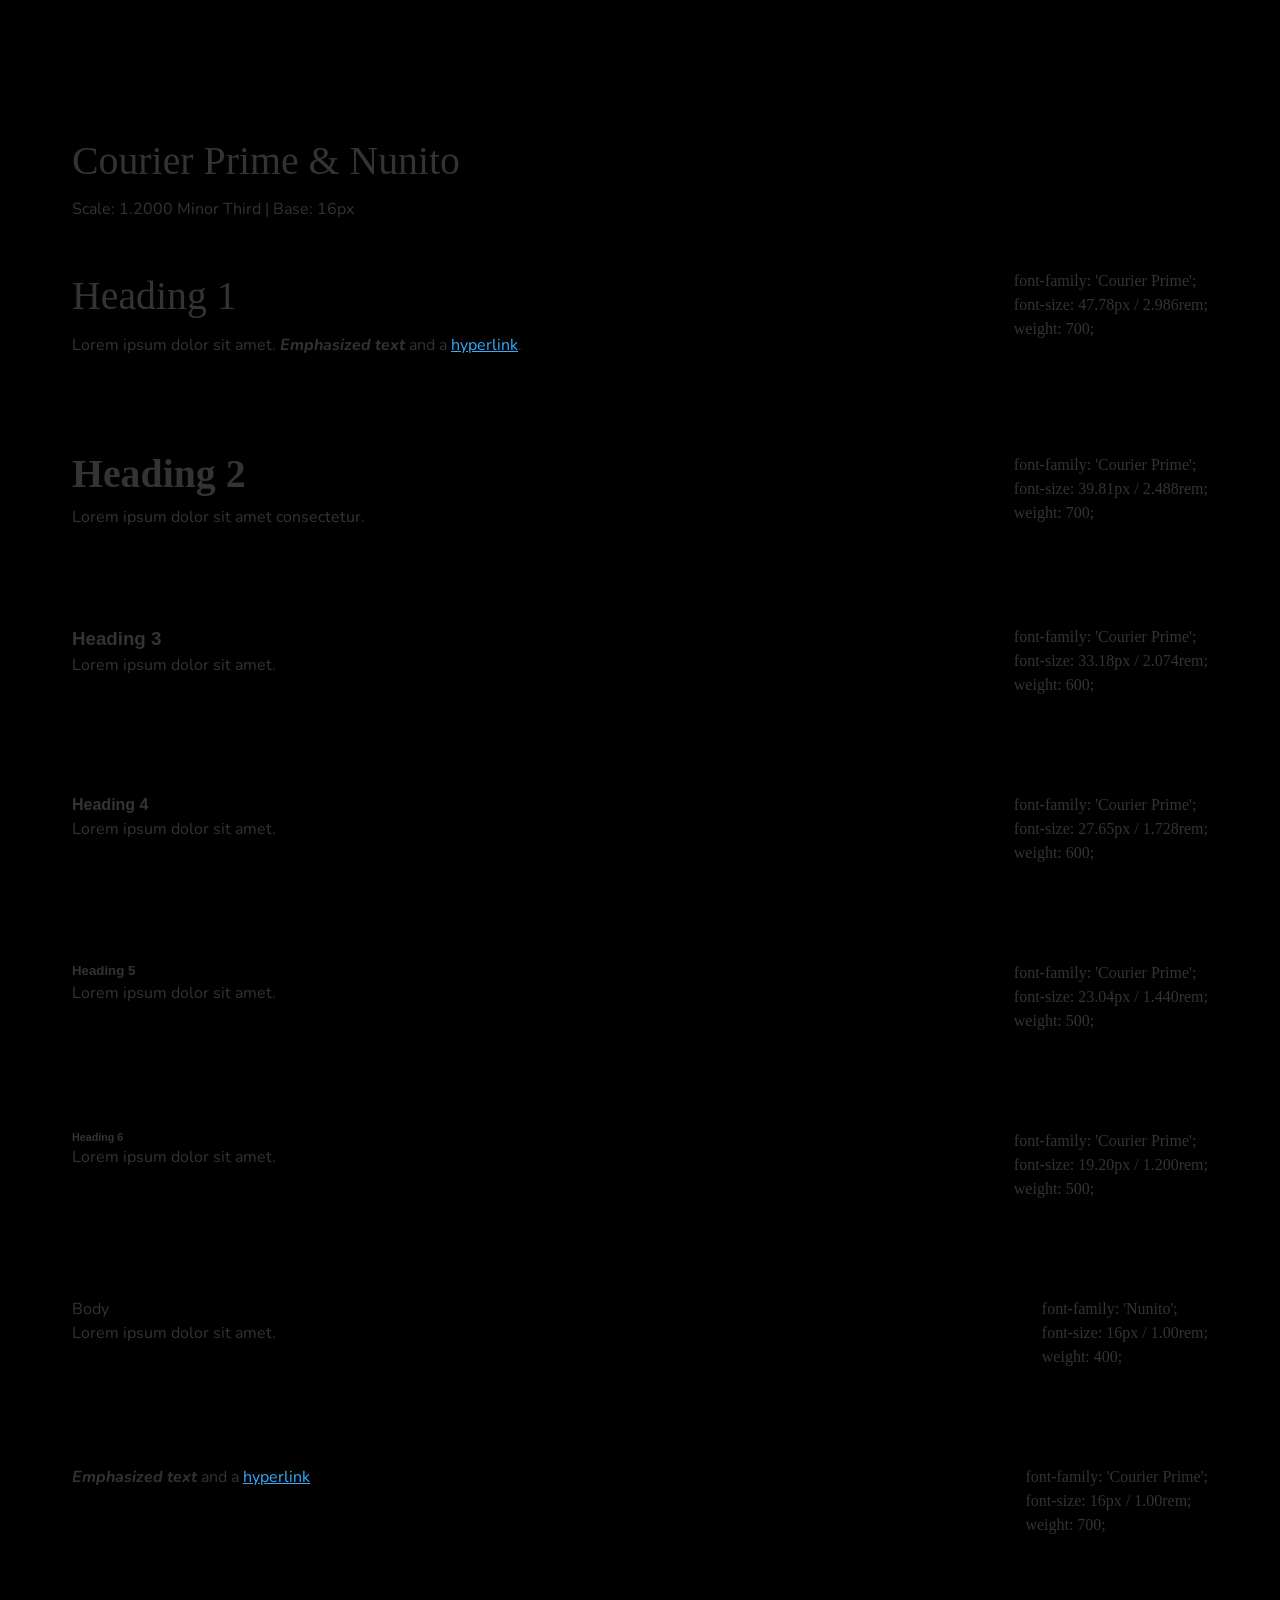
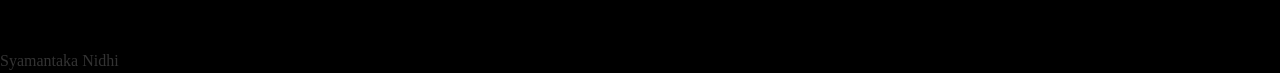
<file: TypeHierarchies/Pair3.html>
<!-- <!DOCTYPE html>
<html lang="en">
<head>
    <link rel="stylesheet" href="/css/style.css">
    <style>
        h1 { font-family: var(--font-heading-2); font-size: 2.5rem; }
        p { font-family: var(--font-body-2); }
    </style>
</head>
<body>
    <nav>
        <a href="/index.html" class="logo-link">
            <div class="logo" style="color: white;">ASNIDHI</div>
        </a>
        <ul class="nav-links">
            <li><a href="#">Pairing 1</a></li>
            <li><a href="/TypeHierarchies/Pair2.html">Pairing 2</a></li>
            <li><a href="/TypeHierarchies/Pair3.html">Pairing 3</a></li>
        </ul>
    </nav>
    <main>
        <section class="placeholder-section">
            <h1>Heading Placeholder (Pairing 1)</h1>
            <p>Body text placeholder for Modern Geometric pairing.</p>
        </section>
    </main>
    </body>
</html> -->

<!DOCTYPE html>
<html lang="en">
<head>
    <link rel="stylesheet" href="/css/style.css">
    <link href="https://fonts.googleapis.com/css2?family=Bricolage+Grotesque:wght@700&family=Nunito:wght@400;700&display=swap" rel="stylesheet">
    <style>
        .h1, .h2, .h3, .h4, .h5, .h6 { font-family: 'Courier Prime', sans-serif; }
        .p, .type-example p, .hyperlink { font-family: 'Nunito', sans-serif; }
    </style>
</head>
<body>
    <nav>
        <a href="/index.html" class="logo-link">ASNIDHI</a>
        <ul class="nav-links">
            <li><a href="/TypeHierarchies/Pair1.html">Bricolage & Nunito</a></li>
            <li><a href="/TypeHierarchies/Pair2.html">Playfair & Montserrat</a></li>
            <li><a href="#">Courier & Nunito</a></li>
        </ul>
    </nav>
    <main>
        <div class="pairing-header">
            <h1 class="p3-h1">Courier Prime & Nunito</h1>
            <p class="p">Scale: 1.2000 Minor Third | Base: 16px</p>
        </div>

        <div class="type-row">
            <div class="type-example">
                <h1 class="p3-h1">Heading 1</h1>
                <p class="p1-p">Lorem ipsum dolor sit amet. <span class="emphasized">Emphasized text</span> and a <a href="#" class="hyperlink">hyperlink</a>.</p>
            </div>
            <div class="type-metadata">
                font-family: 'Courier Prime';<br>font-size: 47.78px / 2.986rem;<br>weight: 700;
            </div>
        </div>

        <div class="type-row">
            <div class="type-example">
                <h2 class="p1-h2">Heading 2</h2>
                <p class="p">Lorem ipsum dolor sit amet consectetur.</p>
            </div>
            <div class="type-metadata">
                font-family: 'Courier Prime';<br>font-size: 39.81px / 2.488rem;<br>weight: 700;
            </div>
        </div>

        <div class="type-row">
            <div class="type-example">
                <h3 class="h3">Heading 3</h3>
                <p class="p">Lorem ipsum dolor sit amet.</p>
            </div>
            <div class="type-metadata">
                font-family: 'Courier Prime';<br>font-size: 33.18px / 2.074rem;<br>weight: 600;
            </div>
        </div>

        <div class="type-row">
            <div class="type-example">
                <h4 class="h4">Heading 4</h4>
                <p class="p">Lorem ipsum dolor sit amet.</p>
            </div>
            <div class="type-metadata">
                font-family: 'Courier Prime';<br>font-size: 27.65px / 1.728rem;<br>weight: 600;
            </div>
        </div>

        <div class="type-row">
            <div class="type-example">
                <h5 class="h5">Heading 5</h5>
                <p class="p">Lorem ipsum dolor sit amet.</p>
            </div>
            <div class="type-metadata">
                font-family: 'Courier Prime';<br>font-size: 23.04px / 1.440rem;<br>weight: 500;
            </div>
        </div>

        <div class="type-row">
            <div class="type-example">
                <h6 class="h6">Heading 6</h6>
                <p class="p">Lorem ipsum dolor sit amet.</p>
            </div>
            <div class="type-metadata">
                font-family: 'Courier Prime';<br>font-size: 19.20px / 1.200rem;<br>weight: 500;
            </div>
        </div>

        <div class="type-row">
            <div class="type-example">
                <p class="p">Body</p>
                <p class="p">Lorem ipsum dolor sit amet.</p>
            </div>
            <div class="type-metadata">
                font-family: 'Nunito';<br>font-size: 16px / 1.00rem;<br>weight: 400;
            </div>
        </div>

        <div class="type-row">
            <div class="type-example">
               <p> <span class="emphasized">Emphasized text</span> and a <a href="#" class="hyperlink">hyperlink</a> </p>
            </div>
            <div class="type-metadata">
                font-family: 'Courier Prime';<br>font-size: 16px / 1.00rem;<br>weight: 700;
            </div>
        </div>

    </main>
    <footer>
        <p>Syamantaka Nidhi</p>
    </footer>
</body>
</html>
</file>
<file: css/homework.css>
@charset "UTF-8";
/* CSS Document */

html, body{
    background-color: rgb(235, 230, 230)
}

.blue-col{
    background-color: rgb(149, 202, 255);
    color: black;
}
.red-col{
    background-color: rgb(255, 149, 149);
    color: black;
}
.green-col{
    background-color: rgb(160, 255, 160);
    color: black;
}

.lato-regular {
  font-family: "Lato", sans-serif;
  font-weight: 400;
  font-style: normal;
}

.lato-bold {
  font-family: "Lato", sans-serif;
  font-weight: 700;
  font-style: normal;
}
.bg-body-tertiary{
    background-color: rgba(75, 75, 75, 1)!important;
}

.nav-link{
    color: rgba(200, 200, 200, 1)!important; 
}

.nav-link:hover{
    color: #ffffff!important;
}

.navbar-brand{
    color: #ffffff!important; 
}

.active{
    color: #ffffff!important;
}

.navbar-toggler{
filter: invert(100%);
}

h1{
    font-size: 2.0em;
    font-weight: 700;
}

h2{
    font-size: 1.50em;
    font-weight: 550;
}

p{
    font-size: 1.20em;
    font-weight: 400;
}

.footer-cy{
    text-align:center;
}

.btn-primary{
    background-color: rgb(223, 255, 149);
    border: rgb(223, 255, 149);
    color: rgb(23, 67, 50);
}

.btn-primary:hover{
    background-color: rgb(23, 67, 50);
    border: rgb(23, 67, 50);
    color: rgb(223, 255, 149);
}

.card-img-top{
    height:200px;
    object-fit: cover;
}

.carousal-padding{
    padding-left: 120px;
    padding-right:120px;
    color: black;
}

.carousel-control-prev,
.carousel-control-next{
    top: 50%;
    bottom: auto;
    transform: translateY(-50%);
    height: 32px;
    width: 32px;
    background-color: rgb(23, 67, 50);
}
</file>
<file: css/style.css>
/* Color Palette */
:root {
codespace-zany-memory-wrwrp96r4wjqf56xg
    --navy: #002147;
    --white: #ffffff;
=======
    --navy: #ff7ce3;
    --white: #000000;
main
    --gray-line: #eeeeee;
    --meta-color: #555555;
    --link-blue: #36ABFD;
}

* { box-sizing: border-box; margin: 0; padding: 0; }

body { background-color: var(--white); color: #333; line-height: 1.5; }

/* Top Navigation Bar */
nav {
    background-color: var(--navy);
    padding: 1.2rem 2.5rem;
    display: flex;
    justify-content: space-between;
    align-items: center;
    position: sticky;
    top: 0;
    z-index: 1000;
}

.logo-link {
    text-decoration: none;
    color: var(--white);
    font-weight: 700;
    font-size: 1.3rem;
    font-family: 'Montserrat', sans-serif;
}

.nav-links { list-style: none; display: flex; gap: 2rem; }

.nav-links a {
    color: var(--white);
    text-decoration: none;
    font-size: 0.9rem;
    font-family: 'Montserrat', sans-serif;
}

/* Layout Structure */
main { max-width: 1200px; margin: 0 auto; padding: 4rem 2rem; }

.page-header { margin-bottom: 4rem; }

.type-row {
    display: flex;
    justify-content: space-between;
    padding: 3rem 0;
    border-top: 1px solid var(--gray-line);
}

.content-block { flex: 0 1 60%; }

.meta-block {
    flex: 0 1 30%;
    font-family: monospace;
    font-size: 0.85rem;
    color: var(--meta-color);
    line-height: 1.6;
}

/* Typography elements */
.emphasized { font-style: italic; font-weight: 700; }
.hyperlink { color: var(--link-blue); text-decoration: underline; }

/* --- Pairing 1: Bricolage & Inter --- */
.p1-h1 { font-size: 2.986rem; font-weight: 700; line-height: 1.05; margin-bottom: 0.5rem; }
.p1-h2 { font-size: 2.488rem; font-weight: 700; line-height: 1.1; margin-bottom: 0.5rem; }
.p1-h3 { font-size: 2.074rem; font-weight: 600; line-height: 1.15; margin-bottom: 0.5rem; }
.p1-h4 { font-size: 1.728rem; font-weight: 600; line-height: 1.2; }
.p1-h5 { font-size: 1.440rem; font-weight: 600; line-height: 1.2; }
.p1-h6 { font-size: 1.200rem; font-weight: 700; line-height: 1.2; text-transform: uppercase; }
.p1-body { font-family: 'Inter', sans-serif; font-size: 1rem; line-height: 1.5; }

/* --- Pairing 2: Playfair & Montserrat --- */
.p2-h1 { font-size: 3.157rem; font-weight: 700; line-height: 1.2; margin-bottom: 0.5rem; }
.p2-h2 { font-size: 2.369rem; font-weight: 700; line-height: 1.25; margin-bottom: 0.5rem; }
.p2-h3 { font-size: 1.777rem; font-weight: 700; line-height: 1.3; margin-bottom: 0.5rem; }
.p2-h4 { font-size: 1.333rem; font-weight: 700; line-height: 1.3; }
.p2-h5 { font-size: 1.1rem; font-weight: 700; line-height: 1.3; font-style: italic; }
.p2-h6 { font-size: 0.9rem; font-weight: 700; line-height: 1.3; letter-spacing: 0.1em; }
.p2-body { font-family: 'Montserrat', sans-serif; font-size: 1rem; line-height: 1.6; }

/* --- Pairing 3: Courier & Nunito --- */
.p3-h1 { font-size: 2.488rem; font-weight: 400; line-height: 1.4; margin-bottom: 0.5rem; }
.p3-h2 { font-size: 2.074rem; font-weight: 400; line-height: 1.4; margin-bottom: 0.5rem; }
.p3-h3 { font-size: 1.728rem; font-weight: 700; line-height: 1.4; margin-bottom: 0.5rem; }
.p3-h4 { font-size: 1.440rem; font-weight: 400; line-height: 1.5; text-decoration: underline; }
.p3-h5 { font-size: 1.200rem; font-weight: 700; line-height: 1.5; }
.p3-h6 { font-size: 1rem; font-weight: 400; line-height: 1.5; border-bottom: 1px solid #333; display: inline-block; }
codespace-zany-memory-wrwrp96r4wjqf56xg
.p3-body { font-family: 'Nunito', sans-serif; font-size: 1rem; line-height: 1.4 }
=======
.p3-body { font-family: 'Nunito', sans-serif; font-size: 1rem; line-height: 1.4}
main
</file>
